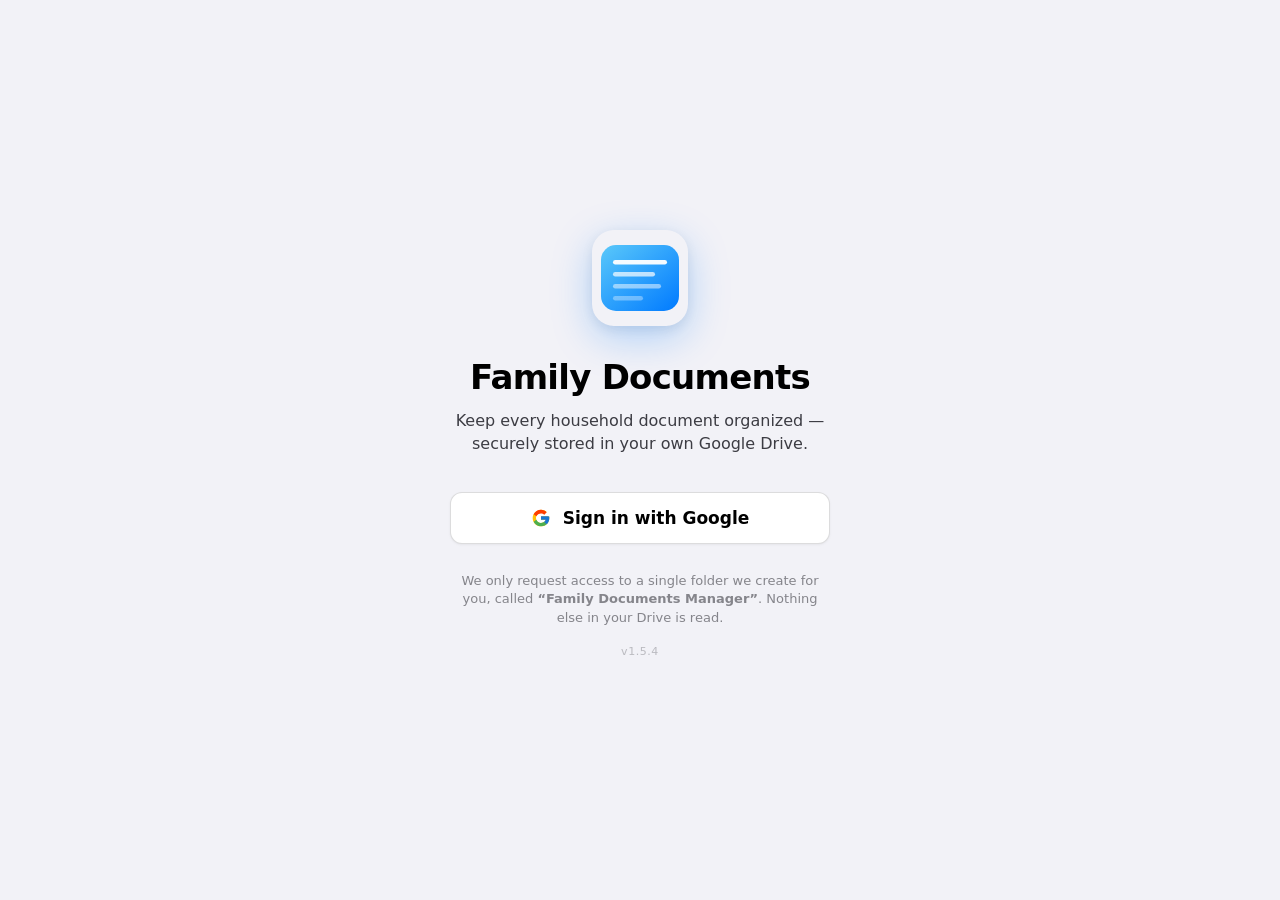
<file: index.html>
<!DOCTYPE html>
<html lang="en" class="login-active">
<head>
  <meta charset="UTF-8" />
  <meta name="viewport" content="width=device-width, initial-scale=1, maximum-scale=1.0, user-scalable=no, viewport-fit=cover" />
  <!-- theme-color sets the color iOS paints in the PWA's safe-area
       regions (status bar AND the area around the home indicator).
       MUST match the page background or you get a visible band of the
       wrong color in iOS standalone PWA mode. We use #f2f2f7 to match
       var(--bg) — the system grouped background used everywhere. -->
  <meta name="theme-color" content="#f2f2f7" media="(prefers-color-scheme: light)" />
  <meta name="theme-color" content="#000000" media="(prefers-color-scheme: dark)" />
  <meta name="description" content="A family document manager that stores PDFs and images in your Google Drive." />

  <!-- iOS / PWA meta -->
  <meta name="apple-mobile-web-app-capable" content="yes" />
  <meta name="mobile-web-app-capable" content="yes" />
  <meta name="apple-mobile-web-app-status-bar-style" content="black-translucent" />
  <meta name="apple-mobile-web-app-title" content="Family Docs" />
  <meta name="format-detection" content="telephone=no" />

  <link rel="manifest" href="manifest.json" />

  <!-- App icons -->
  <link rel="icon" type="image/png" sizes="192x192" href="icons/icon-192.png" />
  <link rel="icon" type="image/png" sizes="512x512" href="icons/icon-512.png" />
  <link rel="apple-touch-icon" href="icons/icon-192.png" />
  <link rel="apple-touch-icon" sizes="180x180" href="icons/icon-180.png" />

  <!-- iOS splash screens (basic — generated as a single fallback). -->
  <link rel="apple-touch-startup-image" href="icons/splash.png" />

  <title>Family Documents</title>
  <link rel="stylesheet" href="app.css" />
</head>
<body class="theme-system login-active">

  <!-- ============================================
       LOGIN SCREEN
       ============================================ -->
  <section id="screen-login" class="screen screen-login is-active">
    <div class="login-card">
      <div class="login-icon" aria-hidden="true">
        <svg viewBox="0 0 64 64" xmlns="http://www.w3.org/2000/svg">
          <defs>
            <linearGradient id="lg" x1="0" y1="0" x2="1" y2="1">
              <stop offset="0%" stop-color="#5AC8FA"/>
              <stop offset="100%" stop-color="#007AFF"/>
            </linearGradient>
          </defs>
          <rect x="6" y="10" width="52" height="44" rx="10" fill="url(#lg)"/>
          <rect x="14" y="20" width="36" height="3" rx="1.5" fill="#ffffff" opacity="0.95"/>
          <rect x="14" y="28" width="28" height="3" rx="1.5" fill="#ffffff" opacity="0.7"/>
          <rect x="14" y="36" width="32" height="3" rx="1.5" fill="#ffffff" opacity="0.5"/>
          <rect x="14" y="44" width="20" height="3" rx="1.5" fill="#ffffff" opacity="0.35"/>
        </svg>
      </div>
      <h1 class="login-title">Family Documents</h1>
      <p class="login-subtitle">Keep every household document organized — securely stored in your own Google Drive.</p>

      <button id="btn-google-signin" class="btn-google" type="button">
        <svg width="20" height="20" viewBox="0 0 48 48" aria-hidden="true">
          <path fill="#FFC107" d="M43.6 20.5H42V20H24v8h11.3c-1.6 4.7-6.1 8-11.3 8-6.6 0-12-5.4-12-12s5.4-12 12-12c3 0 5.8 1.1 7.9 3l5.7-5.7C34.5 6.1 29.5 4 24 4 12.9 4 4 12.9 4 24s8.9 20 20 20 20-8.9 20-20c0-1.3-.1-2.4-.4-3.5z"/>
          <path fill="#FF3D00" d="M6.3 14.7l6.6 4.8C14.6 16 19 13 24 13c3 0 5.8 1.1 7.9 3l5.7-5.7C34.5 6.1 29.5 4 24 4 16.3 4 9.6 8.3 6.3 14.7z"/>
          <path fill="#4CAF50" d="M24 44c5.4 0 10.3-2.1 14-5.4l-6.5-5.5C29.6 34.7 26.9 36 24 36c-5.2 0-9.6-3.3-11.2-7.9l-6.5 5C9.6 39.6 16.3 44 24 44z"/>
          <path fill="#1976D2" d="M43.6 20.5H42V20H24v8h11.3c-.8 2.2-2.2 4.1-4 5.6l6.5 5.5C41.2 36.5 44 30.8 44 24c0-1.3-.1-2.4-.4-3.5z"/>
        </svg>
        <span>Sign in with Google</span>
      </button>

      <button id="login-switch-account" class="login-switch" type="button" hidden>Use a different account</button>

      <p class="login-fineprint">We only request access to a single folder we create for you, called <strong>“Family Documents Manager”</strong>. Nothing else in your Drive is read.</p>

      <p class="login-version" id="login-version">v—</p>
    </div>
  </section>

  <!-- ============================================
       APP SHELL (dashboard / category / settings live inside)
       ============================================ -->
  <main id="app-shell" class="app-shell" hidden>

    <!-- Pull-to-refresh indicator -->
    <div id="ptr" class="ptr" aria-hidden="true">
      <div class="ptr-spinner"></div>
    </div>

    <!-- ============================================
         DASHBOARD
         ============================================ -->
    <section id="screen-dashboard" class="screen screen-dashboard is-active">
      <header class="ios-header">
        <div class="ios-header-row">
          <div class="ios-header-spacer"></div>
          <button id="btn-open-settings" class="icon-btn" type="button" aria-label="Settings">
            <svg viewBox="0 0 24 24" width="22" height="22" fill="none" stroke="currentColor" stroke-width="1.8" stroke-linecap="round" stroke-linejoin="round">
              <circle cx="12" cy="12" r="3"></circle>
              <path d="M19.4 15a1.65 1.65 0 0 0 .33 1.82l.06.06a2 2 0 1 1-2.83 2.83l-.06-.06a1.65 1.65 0 0 0-1.82-.33 1.65 1.65 0 0 0-1 1.51V21a2 2 0 0 1-4 0v-.09A1.65 1.65 0 0 0 9 19.4a1.65 1.65 0 0 0-1.82.33l-.06.06a2 2 0 1 1-2.83-2.83l.06-.06a1.65 1.65 0 0 0 .33-1.82 1.65 1.65 0 0 0-1.51-1H3a2 2 0 0 1 0-4h.09A1.65 1.65 0 0 0 4.6 9a1.65 1.65 0 0 0-.33-1.82l-.06-.06a2 2 0 1 1 2.83-2.83l.06.06a1.65 1.65 0 0 0 1.82.33H9a1.65 1.65 0 0 0 1-1.51V3a2 2 0 0 1 4 0v.09a1.65 1.65 0 0 0 1 1.51 1.65 1.65 0 0 0 1.82-.33l.06-.06a2 2 0 1 1 2.83 2.83l-.06.06a1.65 1.65 0 0 0-.33 1.82V9a1.65 1.65 0 0 0 1.51 1H21a2 2 0 0 1 0 4h-.09a1.65 1.65 0 0 0-1.51 1z"></path>
            </svg>
          </button>
        </div>
        <h1 class="ios-large-title">Documents</h1>
        <div class="ios-search-wrap">
          <div class="ios-search">
            <svg viewBox="0 0 24 24" width="16" height="16" aria-hidden="true">
              <path d="M21 21l-4.3-4.3M11 18a7 7 0 1 1 0-14 7 7 0 0 1 0 14z" fill="none" stroke="currentColor" stroke-width="2" stroke-linecap="round" stroke-linejoin="round"/>
            </svg>
            <input id="dashboard-search" type="search" placeholder="Search across all documents" autocomplete="off" />
          </div>
        </div>
      </header>

      <div class="content">
        <!-- Categories grid -->
        <div id="categories-grid" class="categories-grid"></div>

        <!-- Search results (hidden by default) -->
        <div id="dashboard-search-results" class="search-results" hidden></div>

        <button id="btn-add-category" class="add-category-btn" type="button">
          <span class="plus">+</span>
          <span>Add Category</span>
        </button>
      </div>
    </section>

    <!-- ============================================
         CATEGORY DETAIL
         ============================================ -->
    <section id="screen-category" class="screen screen-category">
      <header class="ios-header">
        <div class="ios-header-row">
          <button id="btn-back-from-category" class="back-btn" type="button">
            <svg viewBox="0 0 24 24" width="22" height="22" aria-hidden="true">
              <path d="M15 6l-6 6 6 6" fill="none" stroke="currentColor" stroke-width="2.2" stroke-linecap="round" stroke-linejoin="round"/>
            </svg>
            <span>Documents</span>
          </button>
          <div class="ios-header-spacer"></div>
          <button id="btn-category-menu" class="icon-btn" type="button" aria-label="Category options">
            <svg viewBox="0 0 24 24" width="22" height="22" aria-hidden="true">
              <circle cx="5" cy="12" r="1.6" fill="currentColor"/>
              <circle cx="12" cy="12" r="1.6" fill="currentColor"/>
              <circle cx="19" cy="12" r="1.6" fill="currentColor"/>
            </svg>
          </button>
        </div>
        <h1 id="category-title" class="ios-large-title">Category</h1>

        <!-- Filter chips -->
        <div class="filter-row">
          <div class="ios-search compact">
            <svg viewBox="0 0 24 24" width="16" height="16" aria-hidden="true">
              <path d="M21 21l-4.3-4.3M11 18a7 7 0 1 1 0-14 7 7 0 0 1 0 14z" fill="none" stroke="currentColor" stroke-width="2" stroke-linecap="round" stroke-linejoin="round"/>
            </svg>
            <input id="category-search" type="search" placeholder="Search" autocomplete="off" />
          </div>
        </div>
        <div class="chip-row" id="filter-chips">
          <button class="chip is-active" data-filter-type="all" type="button">All</button>
          <button class="chip" data-filter-type="pdf" type="button">PDF</button>
          <button class="chip" data-filter-type="image" type="button">Images</button>
          <button class="chip" data-filter-type="recent" type="button">Last 30 days</button>
        </div>
      </header>

      <div class="content">
        <div id="documents-list" class="documents-list"></div>
        <div id="documents-empty" class="empty-state" hidden>
          <div class="empty-icon">📄</div>
          <h3>No documents yet</h3>
          <p>Tap the upload button to add your first document.</p>
        </div>
      </div>

      <!-- Floating upload button -->
      <button id="btn-fab-upload" class="fab" type="button" aria-label="Upload document">
        <svg viewBox="0 0 24 24" width="24" height="24" aria-hidden="true">
          <path d="M12 5v14M5 12h14" fill="none" stroke="currentColor" stroke-width="2.4" stroke-linecap="round"/>
        </svg>
      </button>
    </section>

    <!-- ============================================
         SETTINGS
         ============================================ -->
    <section id="screen-settings" class="screen screen-settings">
      <header class="ios-header">
        <div class="ios-header-row">
          <button id="btn-back-from-settings" class="back-btn" type="button">
            <svg viewBox="0 0 24 24" width="22" height="22" aria-hidden="true">
              <path d="M15 6l-6 6 6 6" fill="none" stroke="currentColor" stroke-width="2.2" stroke-linecap="round" stroke-linejoin="round"/>
            </svg>
            <span>Documents</span>
          </button>
        </div>
        <h1 class="ios-large-title">Settings</h1>
      </header>

      <div class="content">
        <!-- Account -->
        <h2 class="group-label">Account</h2>
        <div class="ios-group">
          <div class="row">
            <div class="row-label">
              <div class="row-title" id="settings-user-email">—</div>
              <div class="row-sub">Connected to Google Drive</div>
            </div>
          </div>
          <div class="row row-action" id="row-signout">
            <div class="row-label">
              <div class="row-title danger">Sign out</div>
            </div>
            <div class="row-chevron">›</div>
          </div>
        </div>

        <!-- Appearance -->
        <h2 class="group-label">Appearance</h2>
        <div class="ios-group">
          <div class="row">
            <div class="row-label"><div class="row-title">Theme</div></div>
            <select id="theme-select" class="ios-select">
              <option value="system">System</option>
              <option value="light">Light</option>
              <option value="dark">Dark</option>
            </select>
          </div>
        </div>

        <!-- Categories -->
        <h2 class="group-label">Categories</h2>
        <div id="settings-categories" class="ios-group"></div>
        <button id="btn-add-category-settings" class="row-button">+ Add Category</button>

        <!-- About -->
        <h2 class="group-label">About</h2>
        <div class="ios-group">
          <div class="row">
            <div class="row-label">
              <div class="row-title">Version</div>
            </div>
            <div class="row-value">1.0.0</div>
          </div>
          <div class="row row-action" id="row-storage-info">
            <div class="row-label">
              <div class="row-title">View in Google Drive</div>
            </div>
            <div class="row-chevron">›</div>
          </div>
        </div>

        <p class="settings-foot">Your files live exclusively in your Google Drive folder<br/>“Family Documents Manager”.</p>
      </div>
    </section>

    <!-- ============================================
         BOTTOM NAVIGATION
         ============================================ -->
    <nav id="bottom-nav" class="bottom-nav">
      <button class="nav-btn is-active" data-target="dashboard" type="button">
        <svg viewBox="0 0 24 24" width="24" height="24" aria-hidden="true">
          <rect x="3" y="3" width="7" height="7" rx="2" fill="none" stroke="currentColor" stroke-width="1.6"/>
          <rect x="14" y="3" width="7" height="7" rx="2" fill="none" stroke="currentColor" stroke-width="1.6"/>
          <rect x="3" y="14" width="7" height="7" rx="2" fill="none" stroke="currentColor" stroke-width="1.6"/>
          <rect x="14" y="14" width="7" height="7" rx="2" fill="none" stroke="currentColor" stroke-width="1.6"/>
        </svg>
        <span>Documents</span>
      </button>
      <button class="nav-btn" data-target="search" type="button">
        <svg viewBox="0 0 24 24" width="24" height="24" aria-hidden="true">
          <path d="M21 21l-4.3-4.3M11 18a7 7 0 1 1 0-14 7 7 0 0 1 0 14z" fill="none" stroke="currentColor" stroke-width="1.8" stroke-linecap="round" stroke-linejoin="round"/>
        </svg>
        <span>Search</span>
      </button>
      <button class="nav-btn" data-target="settings" type="button">
        <svg viewBox="0 0 24 24" width="24" height="24" aria-hidden="true">
          <circle cx="12" cy="12" r="3" fill="none" stroke="currentColor" stroke-width="1.6"/>
          <path d="M19.4 15a1.65 1.65 0 0 0 .33 1.82l.06.06a2 2 0 1 1-2.83 2.83l-.06-.06a1.65 1.65 0 0 0-1.82-.33 1.65 1.65 0 0 0-1 1.51V21a2 2 0 0 1-4 0v-.09A1.65 1.65 0 0 0 9 19.4a1.65 1.65 0 0 0-1.82.33l-.06.06a2 2 0 1 1-2.83-2.83l.06-.06a1.65 1.65 0 0 0 .33-1.82 1.65 1.65 0 0 0-1.51-1H3a2 2 0 0 1 0-4h.09A1.65 1.65 0 0 0 4.6 9a1.65 1.65 0 0 0-.33-1.82l-.06-.06a2 2 0 1 1 2.83-2.83l.06.06a1.65 1.65 0 0 0 1.82.33H9a1.65 1.65 0 0 0 1-1.51V3a2 2 0 0 1 4 0v.09a1.65 1.65 0 0 0 1 1.51 1.65 1.65 0 0 0 1.82-.33l.06-.06a2 2 0 1 1 2.83 2.83l-.06.06a1.65 1.65 0 0 0-.33 1.82V9a1.65 1.65 0 0 0 1.51 1H21a2 2 0 0 1 0 4h-.09a1.65 1.65 0 0 0-1.51 1z" fill="none" stroke="currentColor" stroke-width="1.6" stroke-linejoin="round"/>
        </svg>
        <span>Settings</span>
      </button>
    </nav>
  </main>

  <!-- ============================================
       UPLOAD BOTTOM SHEET
       ============================================ -->
  <div id="upload-sheet" class="sheet" hidden>
    <div class="sheet-backdrop" data-close="upload-sheet"></div>
    <div class="sheet-panel">
      <div class="sheet-handle"></div>
      <h3 class="sheet-title">Add Document</h3>
      <p class="sheet-sub" id="upload-sheet-sub">Upload a PDF or photo to this category.</p>

      <button id="btn-upload-file" class="sheet-action" type="button">
        <span class="sheet-icon">📤</span>
        <div class="sheet-action-text">
          <strong>Upload from device</strong>
          <small>PDF, JPG or PNG up to 25MB</small>
        </div>
      </button>

      <button id="btn-pick-from-drive" class="sheet-action" type="button">
        <span class="sheet-icon">☁️</span>
        <div class="sheet-action-text">
          <strong>Pick from Google Drive</strong>
          <small>Choose an existing file</small>
        </div>
      </button>

      <button id="btn-take-photo" class="sheet-action" type="button">
        <span class="sheet-icon">📷</span>
        <div class="sheet-action-text">
          <strong>Take photo</strong>
          <small>Use your camera</small>
        </div>
      </button>

      <button id="btn-new-folder" class="sheet-action" type="button">
        <span class="sheet-icon">📁</span>
        <div class="sheet-action-text">
          <strong>New subfolder</strong>
          <small>Create a folder inside this one</small>
        </div>
      </button>

      <button class="sheet-cancel" data-close="upload-sheet" type="button">Cancel</button>

      <input id="file-input" type="file" accept="application/pdf,image/jpeg,image/png" hidden />
      <input id="camera-input" type="file" accept="image/*" capture="environment" hidden />
    </div>
  </div>

  <!-- ============================================
       ADD / RENAME CATEGORY SHEET
       ============================================ -->
  <div id="category-sheet" class="sheet" hidden>
    <div class="sheet-backdrop" data-close="category-sheet"></div>
    <div class="sheet-panel">
      <div class="sheet-handle"></div>
      <h3 class="sheet-title" id="category-sheet-title">New Category</h3>

      <label class="sheet-label">Name</label>
      <input id="category-name-input" class="sheet-input" type="text" placeholder="e.g. Travel Documents" maxlength="40" />

      <label class="sheet-label">Icon</label>
      <div id="category-icon-picker" class="icon-picker"></div>

      <label class="sheet-label">Color</label>
      <div id="category-color-picker" class="color-picker"></div>

      <div class="sheet-buttons">
        <button class="sheet-cancel" data-close="category-sheet" type="button">Cancel</button>
        <button id="btn-save-category" class="sheet-primary" type="button">Save</button>
      </div>
    </div>
  </div>

  <!-- ============================================
       CATEGORY ACTION SHEET (rename / delete)
       ============================================ -->
  <div id="category-actions-sheet" class="sheet" hidden>
    <div class="sheet-backdrop" data-close="category-actions-sheet"></div>
    <div class="sheet-panel sheet-panel-actions">
      <div class="sheet-handle"></div>
      <button id="btn-rename-category" class="sheet-action-row" type="button">Rename Category</button>
      <button id="btn-delete-category" class="sheet-action-row danger" type="button">Delete Category</button>
      <button class="sheet-cancel" data-close="category-actions-sheet" type="button">Cancel</button>
    </div>
  </div>

  <!-- ============================================
       DOCUMENT VIEWER MODAL (full-screen)
       ============================================ -->
  <div id="viewer-modal" class="viewer" hidden>
    <header class="viewer-header">
      <button id="btn-close-viewer" class="viewer-btn" type="button" aria-label="Close">
        <svg viewBox="0 0 24 24" width="22" height="22" aria-hidden="true">
          <path d="M6 6l12 12M18 6L6 18" fill="none" stroke="currentColor" stroke-width="2" stroke-linecap="round"/>
        </svg>
      </button>
      <div id="viewer-title" class="viewer-title">Document</div>
      <div class="viewer-actions">
        <button id="btn-download" class="viewer-btn" type="button" aria-label="Download">
          <svg viewBox="0 0 24 24" width="22" height="22" aria-hidden="true">
            <path d="M12 4v12m0 0l-4-4m4 4l4-4M4 20h16" fill="none" stroke="currentColor" stroke-width="2" stroke-linecap="round" stroke-linejoin="round"/>
          </svg>
        </button>
        <button id="btn-delete-doc" class="viewer-btn" type="button" aria-label="Delete">
          <svg viewBox="0 0 24 24" width="22" height="22" aria-hidden="true">
            <path d="M3 6h18M8 6V4a2 2 0 0 1 2-2h4a2 2 0 0 1 2 2v2m2 0v14a2 2 0 0 1-2 2H8a2 2 0 0 1-2-2V6h12z" fill="none" stroke="currentColor" stroke-width="1.8" stroke-linecap="round" stroke-linejoin="round"/>
          </svg>
        </button>
      </div>
    </header>
    <div id="viewer-body" class="viewer-body"></div>
  </div>

  <!-- ============================================
       TOAST CONTAINER
       ============================================ -->
  <div id="toast-container" class="toast-container" aria-live="polite"></div>

  <!-- ============================================
       LOADING / UPLOAD PROGRESS OVERLAY
       ============================================ -->
  <div id="loader" class="loader" hidden>
    <div class="loader-card">
      <div class="loader-spinner"></div>
      <div id="loader-text" class="loader-text">Loading…</div>
    </div>
  </div>

  <!-- Google Identity & API libraries -->
  <script src="https://accounts.google.com/gsi/client" async defer></script>
  <script src="https://apis.google.com/js/api.js" async defer></script>

  <!-- Optional: per-machine config that overrides placeholder credentials
       in app.js. Add this file to .gitignore to keep your API keys out
       of source control. The 404 if the file doesn't exist is harmless. -->
  <script src="config.local.js" defer onerror="this.remove()"></script>

  <!-- Eruda: in-page DevTools for mobile debugging. Activated by:
         (a) ?eruda=1 in the URL, or
         (b) localStorage.fdm_debug = "1" being set
       When active, a small floating button appears in the corner.
       Tap it to open Console / Elements / Network just like F12. -->
  <script>
    (function () {
      var url = new URL(location.href);
      var enable = url.searchParams.get('eruda') === '1' ||
                   localStorage.getItem('fdm_debug') === '1';
      if (url.searchParams.get('eruda') === '1') {
        localStorage.setItem('fdm_debug', '1'); // remember across reloads
      }
      if (url.searchParams.get('eruda') === '0') {
        localStorage.removeItem('fdm_debug');
        return;
      }
      if (!enable) return;
      var s = document.createElement('script');
      s.src = '//cdn.jsdelivr.net/npm/eruda';
      s.onload = function () { window.eruda && eruda.init(); };
      document.head.appendChild(s);
    })();
  </script>

  <!-- App -->
  <script src="app.js" defer></script>
</body>
</html>
</file>
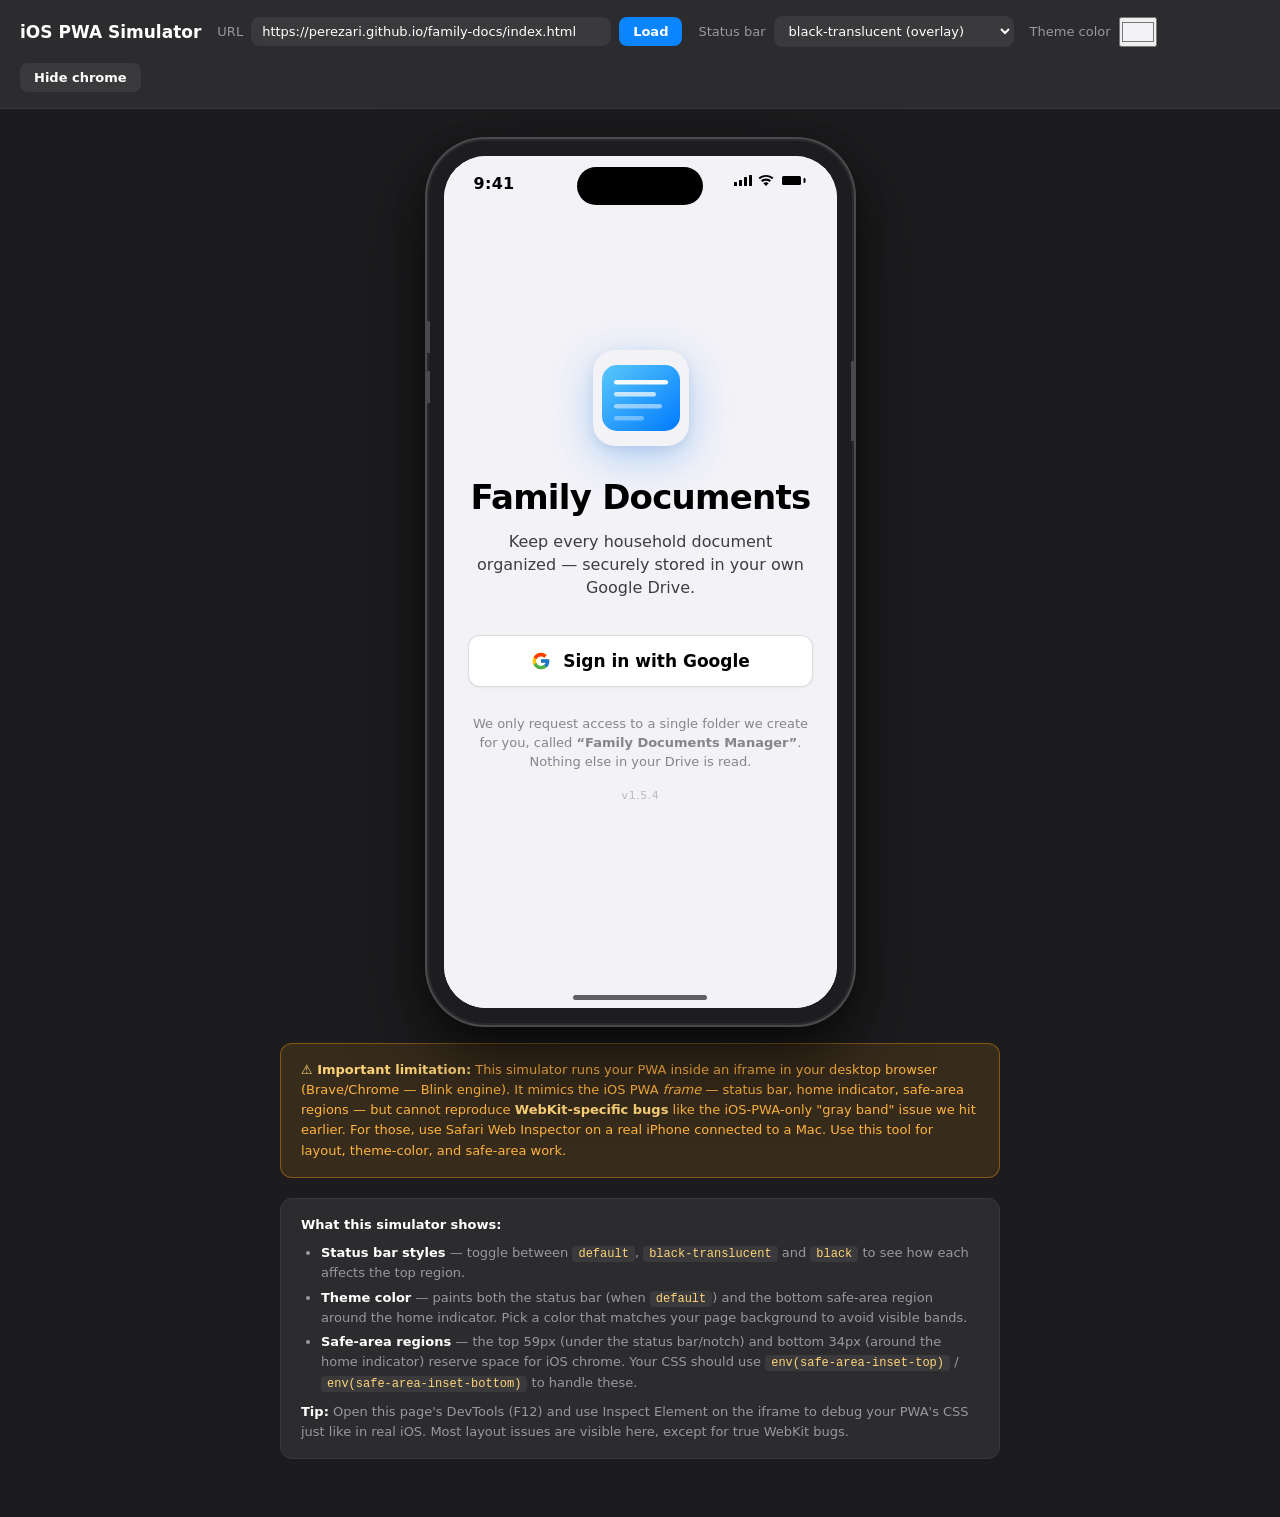
<file: ios-pwa-simulator.html>
<!DOCTYPE html>
<html lang="en">
<head>
<meta charset="UTF-8" />
<meta name="viewport" content="width=device-width, initial-scale=1.0" />
<title>iOS PWA Simulator</title>
<style>
  :root {
    --bg: #1c1c1e;
    --panel: #2c2c2e;
    --panel-2: #3a3a3c;
    --text: #ffffff;
    --text-2: #98989e;
    --accent: #0a84ff;
    --separator: #38383a;
  }
  * { box-sizing: border-box; }
  html, body {
    margin: 0;
    padding: 0;
    background: var(--bg);
    color: var(--text);
    font-family: -apple-system, BlinkMacSystemFont, "SF Pro Text", "Helvetica Neue", system-ui, sans-serif;
    min-height: 100vh;
    -webkit-font-smoothing: antialiased;
  }

  /* ─── Top toolbar ─── */
  .toolbar {
    background: var(--panel);
    padding: 16px 20px;
    border-bottom: 1px solid var(--separator);
    display: flex;
    flex-wrap: wrap;
    gap: 16px;
    align-items: center;
  }
  .toolbar h1 {
    margin: 0;
    font-size: 17px;
    font-weight: 600;
    flex-shrink: 0;
  }
  .toolbar .group {
    display: flex;
    align-items: center;
    gap: 8px;
    flex-shrink: 0;
  }
  .toolbar label {
    font-size: 13px;
    color: var(--text-2);
  }
  .toolbar input[type="text"], .toolbar select {
    background: var(--panel-2);
    color: var(--text);
    border: 1px solid var(--separator);
    border-radius: 8px;
    padding: 6px 10px;
    font-size: 13px;
    font-family: inherit;
    min-width: 240px;
  }
  .toolbar input[type="text"] { min-width: 360px; flex: 1; }
  .toolbar button {
    background: var(--accent);
    color: white;
    border: 0;
    border-radius: 8px;
    padding: 7px 14px;
    font-size: 13px;
    font-weight: 600;
    cursor: pointer;
    font-family: inherit;
  }
  .toolbar button.secondary {
    background: var(--panel-2);
    color: var(--text);
  }
  .toolbar button:active { opacity: 0.7; }

  /* ─── Stage / device frame ─── */
  .stage {
    padding: 32px 20px 60px;
    display: flex;
    flex-direction: column;
    align-items: center;
    gap: 20px;
  }

  .device {
    /* iPhone 14 Pro physical dimensions (CSS pixels):
       Viewport: 393 × 852, with 47px notch + 34px home indicator. */
    position: relative;
    width: 423px;            /* device width incl bezel */
    height: 882px;           /* device height incl bezel */
    background: #1d1d1f;
    border-radius: 56px;
    box-shadow:
      0 0 0 2px #2a2a2c,
      0 0 0 4px #4a4a4c,
      0 30px 80px rgba(0,0,0,0.6),
      0 12px 30px rgba(0,0,0,0.4);
    padding: 15px;
  }
  /* Side buttons */
  .device::before {
    content: '';
    position: absolute;
    left: -3px;
    top: 180px;
    width: 4px;
    height: 32px;
    background: #4a4a4c;
    border-radius: 2px 0 0 2px;
    box-shadow:
      0 50px 0 #4a4a4c,
      0 50px 0 0 #4a4a4c,
      0 90px 0 -7px transparent;
  }
  .device::after {
    content: '';
    position: absolute;
    right: -3px;
    top: 220px;
    width: 4px;
    height: 80px;
    background: #4a4a4c;
    border-radius: 0 2px 2px 0;
  }

  .screen {
    position: relative;
    width: 393px;
    height: 852px;
    background: #000;
    border-radius: 42px;
    overflow: hidden;
  }

  /* Dynamic island (47×38 at top) */
  .dynamic-island {
    position: absolute;
    top: 11px;
    left: 50%;
    transform: translateX(-50%);
    width: 126px;
    height: 38px;
    background: #000;
    border-radius: 19px;
    z-index: 100;
    pointer-events: none;
  }

  /* Status bar — iOS chrome that overlays the page in PWA mode */
  .status-bar {
    position: absolute;
    top: 0;
    left: 0;
    right: 0;
    height: 59px;          /* iPhone 14 Pro safe-area-inset-top */
    z-index: 99;
    pointer-events: none;
    padding: 0 30px;
    display: flex;
    align-items: flex-start;
    justify-content: space-between;
    padding-top: 18px;
    transition: background 0.2s ease;
  }
  .status-bar .time {
    font-size: 16px;
    font-weight: 600;
    color: #fff;
    letter-spacing: 0.02em;
    transition: color 0.2s ease;
  }
  .status-bar .icons {
    display: flex;
    gap: 6px;
    align-items: center;
  }
  .status-bar svg { fill: #fff; transition: fill 0.2s ease; }

  /* Status bar styles (controlled by toolbar) */
  .status-bar.style-default {
    background: rgba(255, 255, 255, 0.95);
    backdrop-filter: blur(20px);
  }
  .status-bar.style-default .time { color: #000; }
  .status-bar.style-default svg { fill: #000; }
  .status-bar.style-default ~ .iframe-wrap { top: 59px; }

  .status-bar.style-translucent { background: transparent; }
  .status-bar.style-translucent .time { color: #000; }
  .status-bar.style-translucent svg { fill: #000; }

  .status-bar.style-translucent.dark .time { color: #fff; }
  .status-bar.style-translucent.dark svg { fill: #fff; }

  /* Home indicator at bottom (34px safe-area) */
  .home-indicator {
    position: absolute;
    bottom: 8px;
    left: 50%;
    transform: translateX(-50%);
    width: 134px;
    height: 5px;
    background: rgba(0, 0, 0, 0.6);
    border-radius: 3px;
    z-index: 99;
    pointer-events: none;
  }
  .home-indicator.light { background: rgba(255, 255, 255, 0.7); }

  /* The "safe area bottom" where iOS paints theme-color in standalone */
  .safe-bottom {
    position: absolute;
    bottom: 0;
    left: 0;
    right: 0;
    height: 34px;
    z-index: 98;
    pointer-events: none;
    transition: background 0.2s ease;
  }

  /* The iframe that hosts the PWA itself */
  .iframe-wrap {
    position: absolute;
    top: 0;
    left: 0;
    right: 0;
    bottom: 0;
    overflow: hidden;
  }
  .iframe-wrap iframe {
    width: 100%;
    height: 100%;
    border: 0;
    display: block;
    background: white;
  }

  /* ─── Info / disclaimer ─── */
  .info {
    max-width: 720px;
    background: var(--panel);
    border: 1px solid var(--separator);
    border-radius: 12px;
    padding: 16px 20px;
    font-size: 13px;
    line-height: 1.55;
    color: var(--text-2);
  }
  .info strong { color: var(--text); }
  .info code {
    background: var(--panel-2);
    padding: 1px 6px;
    border-radius: 4px;
    font-family: ui-monospace, SF Mono, Menlo, monospace;
    color: #ffd479;
    font-size: 12px;
  }
  .info ul { margin: 8px 0; padding-left: 20px; }
  .info li { margin-bottom: 4px; }
  .warning {
    background: rgba(255, 159, 10, 0.12);
    border-color: rgba(255, 159, 10, 0.4);
    color: #ffb340;
  }
  .warning strong { color: #ffd479; }
</style>
</head>
<body>

<header class="toolbar">
  <h1>iOS PWA Simulator</h1>
  <div class="group">
    <label>URL</label>
    <input type="text" id="url-input" placeholder="https://perezari.github.io/family-docs/index.html"
           value="https://perezari.github.io/family-docs/index.html" />
    <button id="btn-load">Load</button>
  </div>
  <div class="group">
    <label>Status bar</label>
    <select id="status-style">
      <option value="default">default (white)</option>
      <option value="translucent" selected>black-translucent (overlay)</option>
      <option value="black">black</option>
    </select>
  </div>
  <div class="group">
    <label>Theme color</label>
    <input type="color" id="theme-color" value="#f2f2f7" style="min-width:auto;padding:0;width:38px;height:30px;cursor:pointer" />
  </div>
  <div class="group">
    <button class="secondary" id="btn-toggle-chrome">Hide chrome</button>
  </div>
</header>

<div class="stage">
  <div class="device">
    <div class="screen" id="screen">
      <div class="dynamic-island"></div>
      <div class="status-bar style-translucent" id="status-bar">
        <div class="time">9:41</div>
        <div class="icons">
          <!-- Signal -->
          <svg width="18" height="11" viewBox="0 0 18 11"><rect x="0" y="7" width="3" height="4" rx="0.5"/><rect x="5" y="5" width="3" height="6" rx="0.5"/><rect x="10" y="2" width="3" height="9" rx="0.5"/><rect x="15" y="0" width="3" height="11" rx="0.5"/></svg>
          <!-- Wifi -->
          <svg width="16" height="11" viewBox="0 0 16 11"><path d="M8 0C5.2 0 2.6 1 0.6 2.7l1.3 1.5C3.5 2.7 5.7 1.8 8 1.8s4.5 0.9 6.1 2.4l1.3-1.5C13.4 1 10.8 0 8 0zM8 3.6c-1.9 0-3.6 0.7-5 1.8l1.4 1.6C5.5 6.2 6.7 5.7 8 5.7s2.5 0.5 3.6 1.3l1.4-1.6c-1.4-1.1-3.1-1.8-5-1.8zM8 7.3c-1 0-2 0.4-2.7 1L8 11l2.7-2.7c-0.7-0.6-1.7-1-2.7-1z"/></svg>
          <!-- Battery -->
          <svg width="27" height="13" viewBox="0 0 27 13"><rect x="0.5" y="0.5" width="22" height="12" rx="3" fill="none" stroke-width="1" stroke="currentColor" style="stroke:inherit;fill:none;opacity:0.4"/><rect x="2" y="2" width="19" height="9" rx="1.5"/><rect x="23.5" y="4" width="2" height="5" rx="1"/></svg>
        </div>
      </div>
      <div class="iframe-wrap" id="iframe-wrap">
        <iframe id="iframe" src="about:blank"></iframe>
      </div>
      <div class="safe-bottom" id="safe-bottom"></div>
      <div class="home-indicator light" id="home-indicator"></div>
    </div>
  </div>

  <div class="info warning">
    <strong>⚠️ Important limitation:</strong> This simulator runs your PWA inside an iframe in your desktop browser (Brave/Chrome — Blink engine). It mimics the iOS PWA <em>frame</em> — status bar, home indicator, safe-area regions — but cannot reproduce <strong>WebKit-specific bugs</strong> like the iOS-PWA-only "gray band" issue we hit earlier. For those, use Safari Web Inspector on a real iPhone connected to a Mac. Use this tool for layout, theme-color, and safe-area work.
  </div>

  <div class="info">
    <strong>What this simulator shows:</strong>
    <ul>
      <li><strong>Status bar styles</strong> — toggle between <code>default</code>, <code>black-translucent</code> and <code>black</code> to see how each affects the top region.</li>
      <li><strong>Theme color</strong> — paints both the status bar (when <code>default</code>) and the bottom safe-area region around the home indicator. Pick a color that matches your page background to avoid visible bands.</li>
      <li><strong>Safe-area regions</strong> — the top 59px (under the status bar/notch) and bottom 34px (around the home indicator) reserve space for iOS chrome. Your CSS should use <code>env(safe-area-inset-top)</code> / <code>env(safe-area-inset-bottom)</code> to handle these.</li>
    </ul>
    <strong>Tip:</strong> Open this page's DevTools (F12) and use Inspect Element on the iframe to debug your PWA's CSS just like in real iOS. Most layout issues are visible here, except for true WebKit bugs.
  </div>
</div>

<script>
  const $ = (id) => document.getElementById(id);
  const iframe = $('iframe');
  const urlInput = $('url-input');
  const statusBar = $('status-bar');
  const safeBottom = $('safe-bottom');
  const themeColorInput = $('theme-color');
  const homeIndicator = $('home-indicator');

  function loadUrl() {
    let url = urlInput.value.trim();
    if (!url) return;
    if (!/^https?:/.test(url)) url = 'https://' + url;
    iframe.src = url;
  }

  $('btn-load').addEventListener('click', loadUrl);
  urlInput.addEventListener('keydown', (e) => { if (e.key === 'Enter') loadUrl(); });

  function applyStatusStyle() {
    const style = $('status-style').value;
    statusBar.classList.remove('style-default', 'style-translucent', 'style-black', 'dark');
    if (style === 'default') {
      statusBar.classList.add('style-default');
    } else if (style === 'translucent') {
      statusBar.classList.add('style-translucent');
    } else {
      statusBar.classList.add('style-translucent', 'dark');
      statusBar.style.background = '#000';
    }
    if (style !== 'black') statusBar.style.background = '';
  }
  $('status-style').addEventListener('change', applyStatusStyle);

  function applyThemeColor() {
    const c = themeColorInput.value;
    safeBottom.style.background = c;
    // When status-bar is "default" mode, it's painted with theme color too
    if ($('status-style').value === 'default') {
      statusBar.style.background = c;
    }
    // Auto-pick light/dark home indicator based on color luminance
    const m = /^#([0-9a-f]{6})$/i.exec(c);
    if (m) {
      const r = parseInt(m[1].slice(0,2), 16);
      const g = parseInt(m[1].slice(2,4), 16);
      const b = parseInt(m[1].slice(4,6), 16);
      const lum = (0.299*r + 0.587*g + 0.114*b) / 255;
      homeIndicator.classList.toggle('light', lum < 0.5);
    }
  }
  themeColorInput.addEventListener('input', applyThemeColor);

  let chromeHidden = false;
  $('btn-toggle-chrome').addEventListener('click', () => {
    chromeHidden = !chromeHidden;
    statusBar.style.display = chromeHidden ? 'none' : '';
    safeBottom.style.display = chromeHidden ? 'none' : '';
    homeIndicator.style.display = chromeHidden ? 'none' : '';
    document.getElementById('btn-toggle-chrome').textContent =
      chromeHidden ? 'Show chrome' : 'Hide chrome';
  });

  // Try to read theme-color from the loaded page and apply it automatically
  iframe.addEventListener('load', () => {
    try {
      const doc = iframe.contentDocument;
      if (!doc) return;
      const meta = doc.querySelector('meta[name="theme-color"]');
      if (meta && meta.content) {
        themeColorInput.value = meta.content;
        applyThemeColor();
      }
    } catch (e) {
      // Cross-origin — can't read. Not an error.
    }
  });

  // Initial render
  applyStatusStyle();
  applyThemeColor();
  loadUrl();
</script>
</body>
</html>
</file>
<file: app.css>
/* ============================================================
   FAMILY DOCUMENTS — iOS 17 Design System
   ============================================================ */

/* ---- Reset ------------------------------------------------- */
*, *::before, *::after { box-sizing: border-box; }

/* The browser's default [hidden] { display: none } has specificity 0,1,0 and
   gets overridden by component rules like .viewer { display: flex }. Force it
   to win so HTML's hidden attribute hides elements regardless of their
   layout-display value. */
[hidden] { display: none !important; }

/* When the login screen is active, paint a subtle gray-blue tint on
   html + body. The gray base matches var(--bg) (and theme-color), so
   iOS PWA's safe-area regions blend in seamlessly with the page. */
html.login-active,
body.login-active {
  background-color: var(--bg);
  background-image:
    radial-gradient(120% 80% at 80% 0%, rgba(90, 200, 250, 0.10), transparent 60%),
    radial-gradient(100% 70% at 0% 100%, rgba(0, 122, 255, 0.10), transparent 55%);
}

/* Defensive layer: a fixed full-screen pseudo-element painted *behind*
   all content. Guarantees the background is visible edge-to-edge on
   every browser, every PWA mode. */
body.login-active::before {
  content: '';
  position: fixed;
  top: 0; left: 0; right: 0; bottom: 0;
  width: 100vw;
  height: 100vh;
  height: 100dvh;
  z-index: -1;
  pointer-events: none;
  background-color: var(--bg);
  background-image:
    radial-gradient(120% 80% at 80% 0%, rgba(90, 200, 250, 0.10), transparent 60%),
    radial-gradient(100% 70% at 0% 100%, rgba(0, 122, 255, 0.10), transparent 55%);
}

html, body {
  margin: 0;
  padding: 0;
  height: 100%;
  -webkit-font-smoothing: antialiased;
  -moz-osx-font-smoothing: grayscale;
  -webkit-tap-highlight-color: transparent;
  text-rendering: optimizeLegibility;
}
/* Make html itself opaque with our base color so iOS PWA's safe-area
   region (home bar) blends in seamlessly. */
html { background-color: var(--bg); }
html.login-active { background-color: var(--bg); }
body {
  font-family: -apple-system, BlinkMacSystemFont, "SF Pro Text", "SF Pro Display",
               "Helvetica Neue", "Segoe UI", system-ui, sans-serif;
  font-size: 17px;
  line-height: 1.4;
  background-color: var(--bg);
  color: var(--text);
  overflow: hidden;
  overscroll-behavior-y: none;
  /* Use 100dvh so the viewport always fills the actual visible area on
     iOS (handles the home-bar / dynamic toolbar correctly). */
  min-height: 100dvh;
  height: 100dvh;
}
body.login-active { background-color: var(--bg); }
button { font-family: inherit; }
input, select, textarea { font-family: inherit; font-size: inherit; }
input[type="search"]::-webkit-search-cancel-button { -webkit-appearance: none; }

/* ---- iOS color system (CSS variables) ---------------------- */
:root, body.theme-light {
  /* Core grays (iOS system) */
  --bg: #f2f2f7;                  /* systemGroupedBackground */
  --bg-elevated: #ffffff;         /* secondarySystemGroupedBackground */
  --bg-card: #ffffff;
  --bg-blur: rgba(242, 242, 247, 0.78);
  --bg-blur-strong: rgba(255, 255, 255, 0.82);

  --text: #000000;
  --text-secondary: #3c3c43;
  --text-tertiary: rgba(60, 60, 67, 0.6);
  --text-quaternary: rgba(60, 60, 67, 0.3);

  --separator: rgba(60, 60, 67, 0.18);
  --separator-opaque: #c6c6c8;

  /* iOS system colors */
  --blue: #007aff;
  --blue-soft: rgba(0, 122, 255, 0.12);
  --green: #34c759;
  --indigo: #5856d6;
  --orange: #ff9500;
  --pink: #ff2d55;
  --purple: #af52de;
  --red: #ff3b30;
  --teal: #5ac8fa;
  --yellow: #ffcc00;
  --mint: #00c7be;
  --cyan: #32ade6;

  /* Component tokens */
  --fill-primary: rgba(120, 120, 128, 0.20);
  --fill-secondary: rgba(120, 120, 128, 0.16);
  --fill-tertiary: rgba(118, 118, 128, 0.12);
  --fill-quaternary: rgba(116, 116, 128, 0.08);

  --shadow-card: 0 1px 3px rgba(0, 0, 0, 0.04), 0 1px 2px rgba(0, 0, 0, 0.02);
  --shadow-fab: 0 6px 18px rgba(0, 122, 255, 0.32), 0 2px 6px rgba(0, 0, 0, 0.12);

  --radius-card: 14px;
  --radius-button: 12px;
  --radius-large: 22px;
}

/* Dark mode colors */
body.theme-dark {
  --bg: #000000;
  --bg-elevated: #1c1c1e;
  --bg-card: #1c1c1e;
  --bg-blur: rgba(28, 28, 30, 0.72);
  --bg-blur-strong: rgba(28, 28, 30, 0.86);

  --text: #ffffff;
  --text-secondary: rgba(235, 235, 245, 0.88);
  --text-tertiary: rgba(235, 235, 245, 0.6);
  --text-quaternary: rgba(235, 235, 245, 0.3);

  --separator: rgba(84, 84, 88, 0.55);
  --separator-opaque: #38383a;

  --fill-primary: rgba(120, 120, 128, 0.36);
  --fill-secondary: rgba(120, 120, 128, 0.32);
  --fill-tertiary: rgba(118, 118, 128, 0.24);
  --fill-quaternary: rgba(118, 118, 128, 0.18);

  --shadow-card: 0 1px 2px rgba(0, 0, 0, 0.4);
  --shadow-fab: 0 6px 18px rgba(0, 122, 255, 0.4), 0 2px 6px rgba(0, 0, 0, 0.4);
}

/* System theme follows OS preference */
@media (prefers-color-scheme: dark) {
  body.theme-system {
    --bg: #000000;
    --bg-elevated: #1c1c1e;
    --bg-card: #1c1c1e;
    --bg-blur: rgba(28, 28, 30, 0.72);
    --bg-blur-strong: rgba(28, 28, 30, 0.86);
    --text: #ffffff;
    --text-secondary: rgba(235, 235, 245, 0.88);
    --text-tertiary: rgba(235, 235, 245, 0.6);
    --text-quaternary: rgba(235, 235, 245, 0.3);
    --separator: rgba(84, 84, 88, 0.55);
    --separator-opaque: #38383a;
    --fill-primary: rgba(120, 120, 128, 0.36);
    --fill-secondary: rgba(120, 120, 128, 0.32);
    --fill-tertiary: rgba(118, 118, 128, 0.24);
    --fill-quaternary: rgba(118, 118, 128, 0.18);
    --shadow-card: 0 1px 2px rgba(0, 0, 0, 0.4);
  }
}

/* ============================================================
   BASE LAYOUT
   ============================================================ */
.app-shell {
  position: fixed;
  inset: 0;
  display: flex;
  flex-direction: column;
}

.screen {
  position: absolute;
  inset: 0;
  display: none;
  flex-direction: column;
  background: var(--bg);
  /* Spring-style transition for screen swap */
  transition: transform 0.32s cubic-bezier(0.32, 0.72, 0, 1),
              opacity 0.24s ease;
}
.screen.is-active {
  display: flex;
  z-index: 2;
}
.screen.is-leaving {
  display: flex;
  z-index: 1;
  transform: translateX(-30%);
  opacity: 0.6;
}
.screen.is-entering {
  transform: translateX(100%);
}

/* ============================================================
   LOGIN SCREEN
   ============================================================ */
.screen-login {
  /* Background is painted by body.login-active::before (fixed full-screen
     layer). Keep this transparent so we don't double-up. */
  align-items: center;
  justify-content: center;
  padding: max(env(safe-area-inset-top), 24px) 24px max(env(safe-area-inset-bottom), 24px);
  min-height: 100dvh;
}
.login-card {
  max-width: 380px;
  width: 100%;
  text-align: center;
  animation: fadeUp 0.5s cubic-bezier(0.16, 1, 0.3, 1);
}
.login-icon {
  width: 96px;
  height: 96px;
  margin: 0 auto 28px;
  border-radius: 22px;
  overflow: hidden;
  box-shadow: 0 12px 40px rgba(0, 122, 255, 0.28),
              0 4px 12px rgba(0, 0, 0, 0.08);
}
.login-icon svg { display: block; width: 100%; height: 100%; }

.login-title {
  font-size: 34px;
  font-weight: 700;
  letter-spacing: -0.022em;
  margin: 0 0 8px;
}
.login-subtitle {
  margin: 0 0 36px;
  color: var(--text-secondary);
  font-size: 16px;
  line-height: 1.45;
}
.login-switch {
  margin-top: 16px;
  background: transparent;
  border: 0;
  color: var(--blue);
  font-size: 14px;
  font-weight: 500;
  cursor: pointer;
  padding: 8px 12px;
  border-radius: 8px;
  transition: background 0.15s ease;
}
.login-switch:hover { background: var(--fill-tertiary); }
.login-switch:active { transform: scale(0.97); }
.btn-google {
  width: 100%;
  display: flex;
  align-items: center;
  justify-content: center;
  gap: 12px;
  padding: 15px 18px;
  background: var(--bg-elevated);
  color: var(--text);
  border: 1px solid var(--separator);
  border-radius: var(--radius-button);
  font-size: 17px;
  font-weight: 600;
  cursor: pointer;
  transition: transform 0.15s ease, opacity 0.15s ease;
  box-shadow: var(--shadow-card);
}
.btn-google:active { transform: scale(0.97); opacity: 0.85; }
.login-fineprint {
  margin-top: 28px;
  font-size: 13px;
  color: var(--text-tertiary);
  line-height: 1.45;
}
.login-version {
  margin-top: 16px;
  font-size: 11px;
  color: var(--text-tertiary);
  opacity: 0.5;
  letter-spacing: 0.05em;
  font-variant-numeric: tabular-nums;
}

/* ============================================================
   iOS LARGE TITLE HEADER
   ============================================================ */
.ios-header {
  flex-shrink: 0;
  padding-top: max(env(safe-area-inset-top), 12px);
  padding-left: 16px;
  padding-right: 16px;
  background: var(--bg);
  position: relative;
  z-index: 5;
}
.ios-header-row {
  display: flex;
  align-items: center;
  height: 44px;
  gap: 8px;
}
.ios-header-spacer { flex: 1; }
.ios-large-title {
  font-size: 34px;
  font-weight: 700;
  letter-spacing: -0.022em;
  margin: 4px 0 12px;
  line-height: 1.1;
}
.icon-btn {
  width: 36px;
  height: 36px;
  display: inline-flex;
  align-items: center;
  justify-content: center;
  background: transparent;
  border: 0;
  color: var(--blue);
  cursor: pointer;
  border-radius: 10px;
  transition: background 0.15s ease, transform 0.1s ease;
}
.icon-btn:active { background: var(--fill-tertiary); transform: scale(0.92); }
.back-btn {
  display: inline-flex;
  align-items: center;
  gap: 2px;
  background: transparent;
  border: 0;
  color: var(--blue);
  font-size: 17px;
  font-weight: 400;
  padding: 6px 6px 6px 0;
  cursor: pointer;
  margin-left: -6px;
  transition: opacity 0.15s ease;
}
.back-btn:active { opacity: 0.55; }
.back-btn svg { color: var(--blue); }

/* ============================================================
   iOS SEARCH BAR
   ============================================================ */
.ios-search-wrap { padding-bottom: 12px; }
.ios-search {
  display: flex;
  align-items: center;
  gap: 8px;
  background: var(--fill-tertiary);
  border-radius: 10px;
  padding: 8px 12px;
  color: var(--text-tertiary);
}
.ios-search.compact { margin-bottom: 10px; }
.ios-search svg { flex-shrink: 0; opacity: 0.6; }
.ios-search input {
  flex: 1;
  background: transparent;
  border: 0;
  outline: none;
  color: var(--text);
  font-size: 17px;
  padding: 0;
}
.ios-search input::placeholder { color: var(--text-tertiary); }

/* ============================================================
   FILTER CHIPS
   ============================================================ */
.filter-row { padding-top: 4px; }
.chip-row {
  display: flex;
  gap: 8px;
  overflow-x: auto;
  padding-bottom: 12px;
  -webkit-overflow-scrolling: touch;
  scrollbar-width: none;
}
.chip-row::-webkit-scrollbar { display: none; }
.chip {
  flex-shrink: 0;
  background: var(--fill-tertiary);
  color: var(--text-secondary);
  border: 0;
  padding: 7px 14px;
  border-radius: 100px;
  font-size: 14px;
  font-weight: 500;
  cursor: pointer;
  transition: all 0.18s ease;
}
.chip.is-active {
  background: var(--blue);
  color: #fff;
}
.chip:active { transform: scale(0.95); }

/* ============================================================
   CONTENT / SCROLL AREA
   ============================================================ */
.content {
  flex: 1;
  overflow-y: auto;
  -webkit-overflow-scrolling: touch;
  padding: 4px 16px calc(env(safe-area-inset-bottom) + 96px);
}

/* ============================================================
   CATEGORIES GRID (Dashboard)
   ============================================================ */
.categories-grid {
  display: grid;
  grid-template-columns: repeat(2, 1fr);
  gap: 12px;
  margin-bottom: 20px;
}
@media (min-width: 540px) {
  .categories-grid { grid-template-columns: repeat(3, 1fr); }
}
@media (min-width: 800px) {
  .categories-grid { grid-template-columns: repeat(4, 1fr); }
}
.category-card {
  position: relative;
  background: var(--bg-card);
  border-radius: var(--radius-card);
  padding: 16px;
  text-align: left;
  border: 0;
  cursor: pointer;
  box-shadow: var(--shadow-card);
  transition: transform 0.18s cubic-bezier(0.32, 0.72, 0, 1),
              box-shadow 0.18s ease;
  overflow: hidden;
  min-height: 116px;
  display: flex;
  flex-direction: column;
  justify-content: space-between;
  color: var(--text);
}
.category-card:active {
  transform: scale(0.96);
}
.category-card::before {
  content: '';
  position: absolute;
  top: 0; left: 0; right: 0;
  height: 60%;
  background: linear-gradient(180deg, var(--card-tint, transparent) 0%, transparent 100%);
  pointer-events: none;
  opacity: 0.18;
}
.category-card-icon {
  width: 38px;
  height: 38px;
  border-radius: 10px;
  display: flex;
  align-items: center;
  justify-content: center;
  font-size: 22px;
  background: var(--card-tint, var(--fill-tertiary));
  color: #fff;
  position: relative;
  z-index: 1;
}
.category-card-name {
  font-size: 15px;
  font-weight: 600;
  letter-spacing: -0.01em;
  margin-top: 14px;
  position: relative;
  z-index: 1;
}
.category-card-count {
  font-size: 13px;
  color: var(--text-tertiary);
  margin-top: 2px;
  position: relative;
  z-index: 1;
}

.add-category-btn {
  width: 100%;
  display: flex;
  align-items: center;
  justify-content: center;
  gap: 8px;
  padding: 13px;
  background: transparent;
  color: var(--blue);
  border: 1.5px dashed var(--separator);
  border-radius: var(--radius-card);
  font-size: 16px;
  font-weight: 500;
  cursor: pointer;
  transition: background 0.15s ease;
}
.add-category-btn:active { background: var(--fill-quaternary); }
.add-category-btn .plus { font-size: 18px; line-height: 1; }

/* ============================================================
   DOCUMENTS LIST (Category screen)
   ============================================================ */
.documents-list {
  display: flex;
  flex-direction: column;
  gap: 10px;
}
.doc-card {
  display: flex;
  align-items: center;
  gap: 14px;
  padding: 12px;
  background: var(--bg-card);
  border-radius: var(--radius-card);
  cursor: pointer;
  border: 0;
  width: 100%;
  text-align: left;
  box-shadow: var(--shadow-card);
  transition: transform 0.15s ease, opacity 0.15s ease;
  color: var(--text);
}
.doc-card:active { transform: scale(0.98); opacity: 0.85; }

/* Folder rows shown above documents inside a category. Same shape as
   doc-card but with a tinted folder glyph instead of a thumbnail. */
.folder-card {
  display: flex;
  align-items: center;
  gap: 14px;
  padding: 12px;
  background: var(--bg-card);
  border-radius: var(--radius-card);
  cursor: pointer;
  border: 0;
  width: 100%;
  text-align: left;
  box-shadow: var(--shadow-card);
  transition: transform 0.15s ease, opacity 0.15s ease;
  color: var(--text);
  animation: fadeUp 0.3s cubic-bezier(0.16, 1, 0.3, 1) backwards;
}
.folder-card:active { transform: scale(0.98); opacity: 0.85; }
.folder-icon {
  width: 56px;
  height: 56px;
  border-radius: 12px;
  flex-shrink: 0;
  display: flex;
  align-items: center;
  justify-content: center;
  background: rgba(0, 122, 255, 0.10);
  color: var(--blue);
}
.folder-info { flex: 1; min-width: 0; }
.folder-name {
  font-size: 16px;
  font-weight: 500;
  letter-spacing: -0.01em;
  white-space: nowrap;
  overflow: hidden;
  text-overflow: ellipsis;
  margin-bottom: 2px;
}
.folder-meta {
  font-size: 13px;
  color: var(--text-tertiary);
}
.doc-thumb {
  width: 56px;
  height: 56px;
  border-radius: 10px;
  flex-shrink: 0;
  background: var(--fill-tertiary);
  background-size: cover;
  background-position: center;
  display: flex;
  align-items: center;
  justify-content: center;
  font-size: 22px;
  color: var(--text-tertiary);
  position: relative;
  overflow: hidden;
}
.doc-thumb-tag {
  position: absolute;
  bottom: 4px;
  right: 4px;
  font-size: 9px;
  font-weight: 700;
  letter-spacing: 0.04em;
  background: rgba(0, 0, 0, 0.65);
  color: #fff;
  padding: 1px 5px;
  border-radius: 4px;
}
.doc-info { flex: 1; min-width: 0; }
.doc-name {
  font-size: 16px;
  font-weight: 500;
  letter-spacing: -0.01em;
  white-space: nowrap;
  overflow: hidden;
  text-overflow: ellipsis;
  margin-bottom: 2px;
}
.doc-meta {
  font-size: 13px;
  color: var(--text-tertiary);
}
.doc-chevron {
  color: var(--text-quaternary);
  font-size: 22px;
  flex-shrink: 0;
}

.empty-state {
  text-align: center;
  padding: 60px 24px;
  color: var(--text-tertiary);
}
.empty-icon { font-size: 56px; margin-bottom: 12px; opacity: 0.65; }
.empty-state h3 { font-size: 19px; font-weight: 600; margin: 0 0 4px; color: var(--text-secondary); }
.empty-state p { margin: 0; font-size: 14px; }

/* ============================================================
   FAB
   ============================================================ */
.fab {
  position: absolute;
  right: 18px;
  bottom: calc(env(safe-area-inset-bottom) + 96px);
  width: 56px;
  height: 56px;
  border-radius: 50%;
  background: var(--blue);
  color: #fff;
  border: 0;
  cursor: pointer;
  box-shadow: var(--shadow-fab);
  display: flex;
  align-items: center;
  justify-content: center;
  z-index: 10;
  transition: transform 0.18s cubic-bezier(0.32, 0.72, 0, 1);
}
.fab:active { transform: scale(0.92); }

/* ============================================================
   BOTTOM NAVIGATION (frosted glass) - NATIVE FIX
   ============================================================ */
.bottom-nav {
  position: fixed; /* שונה מ-absolute כדי להינעל לתחתית המסך */
  left: 0; right: 0; bottom: 0;
  display: flex;
  justify-content: space-around;
  padding: 12px 8px; /* ריווח נקי ואחיד מסביב לאייקונים */
  
  /* מוודא שהתפריט צמוד למטה. משתמש ב-max כדי להגן על האייקונים 
     באייפונים עם פס בית, בלי להוסיף שטח אפור מוגזם */
  padding-bottom: max(12px, env(safe-area-inset-bottom)); 
  
  background: var(--bg-blur);
  -webkit-backdrop-filter: saturate(180%) blur(28px);
  backdrop-filter: saturate(180%) blur(28px);
  border-top: 0.5px solid var(--separator);
  z-index: 50;
}
.nav-btn {
  flex: 1;
  background: transparent;
  border: 0;
  display: flex;
  flex-direction: column;
  align-items: center;
  justify-content: center;
  gap: 3px;
  padding: 4px 4px;
  color: var(--text-tertiary);
  font-size: 11px;
  font-weight: 500;
  cursor: pointer;
  transition: color 0.15s ease, transform 0.15s ease;
}
.nav-btn svg { width: 26px; height: 26px; }
.nav-btn:active { transform: scale(0.92); }
.nav-btn.is-active { color: var(--blue); }

/* ============================================================
   SETTINGS / GROUPED LIST
   ============================================================ */
.group-label {
  font-size: 13px;
  font-weight: 400;
  text-transform: uppercase;
  letter-spacing: 0.04em;
  color: var(--text-tertiary);
  margin: 22px 16px 6px;
  padding: 0;
}
.ios-group {
  background: var(--bg-card);
  border-radius: var(--radius-card);
  overflow: hidden;
  margin-bottom: 4px;
  box-shadow: var(--shadow-card);
}
.row {
  display: flex;
  align-items: center;
  gap: 12px;
  padding: 12px 16px;
  min-height: 44px;
  border-bottom: 0.5px solid var(--separator);
}
.row:last-child { border-bottom: 0; }
.row-action { cursor: pointer; transition: background 0.15s ease; }
.row-action:active { background: var(--fill-tertiary); }
.row-label { flex: 1; min-width: 0; }
.row-title { font-size: 17px; }
.row-title.danger { color: var(--red); }
.row-sub { font-size: 13px; color: var(--text-tertiary); margin-top: 2px; }
.row-value { color: var(--text-tertiary); font-size: 15px; }
.row-chevron { color: var(--text-quaternary); font-size: 22px; line-height: 1; }
.ios-select {
  background: var(--fill-tertiary);
  color: var(--text);
  border: 0;
  border-radius: 8px;
  padding: 6px 10px;
  font-size: 15px;
  font-weight: 500;
  outline: none;
  -webkit-appearance: menulist;
  appearance: menulist;
}
.row-button {
  width: calc(100% - 0px);
  text-align: center;
  padding: 13px;
  background: var(--bg-card);
  border: 0;
  border-radius: var(--radius-card);
  color: var(--blue);
  font-size: 16px;
  font-weight: 500;
  cursor: pointer;
  margin-top: 4px;
  box-shadow: var(--shadow-card);
}
.row-button:active { opacity: 0.7; }
.settings-foot {
  text-align: center;
  font-size: 12px;
  color: var(--text-tertiary);
  margin: 36px 0 0;
  line-height: 1.45;
}

/* Category list inside settings */
.cat-row { display: flex; align-items: center; gap: 12px; padding: 10px 16px; border-bottom: 0.5px solid var(--separator); }
.cat-row:last-child { border-bottom: 0; }
.cat-row-icon { width: 30px; height: 30px; border-radius: 8px; display:flex; align-items:center; justify-content:center; color: #fff; font-size: 16px; flex-shrink: 0; }
.cat-row-name { flex: 1; font-size: 16px; }
.cat-row-actions { display: flex; gap: 8px; }
.cat-mini-btn { background: var(--fill-tertiary); border: 0; padding: 6px 10px; border-radius: 8px; font-size: 13px; font-weight: 500; color: var(--text-secondary); cursor: pointer; }
.cat-mini-btn.danger { color: var(--red); }
.cat-mini-btn:active { transform: scale(0.95); }

/* ============================================================
   BOTTOM SHEETS (iOS modal sheet)
   ============================================================ */
.sheet {
  position: fixed;
  inset: 0;
  z-index: 100;
  display: flex;
  align-items: flex-end;
  justify-content: center;
  pointer-events: none;
}
.sheet:not([hidden]) { pointer-events: auto; }
.sheet-backdrop {
  position: absolute;
  inset: 0;
  background: rgba(0, 0, 0, 0.4);
  opacity: 0;
  transition: opacity 0.3s ease;
}
.sheet[data-open="true"] .sheet-backdrop { opacity: 1; }

.sheet-panel {
  position: relative;
  width: 100%;
  max-width: 520px;
  background: var(--bg-elevated);
  border-radius: var(--radius-large) var(--radius-large) 0 0;
  padding: 8px 16px max(env(safe-area-inset-bottom), 16px);
  transform: translateY(100%);
  transition: transform 0.36s cubic-bezier(0.32, 0.72, 0, 1);
  box-shadow: 0 -8px 32px rgba(0, 0, 0, 0.18);
  max-height: 85vh;
  overflow-y: auto;
}
.sheet[data-open="true"] .sheet-panel { transform: translateY(0); }

.sheet-handle {
  width: 36px;
  height: 5px;
  background: var(--separator-opaque);
  border-radius: 100px;
  margin: 6px auto 14px;
}
.sheet-title {
  font-size: 22px;
  font-weight: 700;
  letter-spacing: -0.02em;
  margin: 0 0 4px;
  text-align: center;
}
.sheet-sub {
  font-size: 14px;
  color: var(--text-tertiary);
  text-align: center;
  margin: 0 0 18px;
}
.sheet-action {
  width: 100%;
  display: flex;
  align-items: center;
  gap: 14px;
  padding: 14px 14px;
  background: var(--bg-card);
  border: 0;
  border-radius: var(--radius-button);
  cursor: pointer;
  text-align: left;
  margin-bottom: 8px;
  color: var(--text);
  transition: background 0.15s ease, transform 0.15s ease;
  box-shadow: 0 0.5px 0 var(--separator) inset;
}
body.theme-dark .sheet-action,
body.theme-system .sheet-action { background: var(--fill-tertiary); }
@media (prefers-color-scheme: dark) {
  body.theme-system .sheet-action { background: var(--fill-tertiary); }
}
.sheet-action:active { transform: scale(0.98); opacity: 0.85; }
.sheet-icon {
  width: 40px; height: 40px;
  border-radius: 10px;
  display: flex; align-items: center; justify-content: center;
  background: var(--fill-tertiary);
  font-size: 22px;
  flex-shrink: 0;
}
.sheet-action-text strong { display: block; font-size: 16px; font-weight: 600; }
.sheet-action-text small { display: block; font-size: 13px; color: var(--text-tertiary); margin-top: 2px; }

.sheet-cancel {
  width: 100%;
  padding: 14px;
  background: var(--bg-card);
  border: 0;
  border-radius: var(--radius-button);
  font-size: 17px;
  font-weight: 600;
  color: var(--blue);
  cursor: pointer;
  margin-top: 10px;
  box-shadow: var(--shadow-card);
}
body.theme-dark .sheet-cancel,
body.theme-system .sheet-cancel { background: var(--fill-tertiary); box-shadow: none; }
@media (prefers-color-scheme: dark) {
  body.theme-system .sheet-cancel { background: var(--fill-tertiary); box-shadow: none; }
}
.sheet-cancel:active { opacity: 0.7; }

.sheet-action-row {
  width: 100%;
  padding: 16px;
  background: var(--bg-card);
  border: 0;
  border-radius: 0;
  font-size: 17px;
  font-weight: 500;
  color: var(--blue);
  cursor: pointer;
  border-bottom: 0.5px solid var(--separator);
  text-align: center;
}
body.theme-dark .sheet-action-row,
body.theme-system .sheet-action-row { background: var(--fill-tertiary); }
@media (prefers-color-scheme: dark) {
  body.theme-system .sheet-action-row { background: var(--fill-tertiary); }
}
.sheet-action-row.danger { color: var(--red); }
.sheet-action-row:active { opacity: 0.7; }
.sheet-panel-actions { padding: 8px 16px max(env(safe-area-inset-bottom), 16px); }
.sheet-panel-actions .sheet-action-row:first-of-type { border-radius: var(--radius-button) var(--radius-button) 0 0; }
.sheet-panel-actions .sheet-action-row:last-of-type { border-radius: 0 0 var(--radius-button) var(--radius-button); border-bottom: 0; }

/* Sheet form inputs */
.sheet-label {
  display: block;
  font-size: 13px;
  font-weight: 500;
  color: var(--text-tertiary);
  margin: 14px 4px 8px;
  text-transform: uppercase;
  letter-spacing: 0.03em;
}
.sheet-input {
  width: 100%;
  padding: 12px 14px;
  background: var(--fill-tertiary);
  border: 0;
  border-radius: var(--radius-button);
  font-size: 17px;
  color: var(--text);
  outline: none;
  -webkit-appearance: none;
  appearance: none;
}
.sheet-input:focus { background: var(--fill-secondary); }

.icon-picker, .color-picker {
  display: grid;
  grid-template-columns: repeat(8, 1fr);
  gap: 8px;
}
.color-picker { grid-template-columns: repeat(8, 1fr); }
.icon-pick, .color-pick {
  aspect-ratio: 1;
  border-radius: 10px;
  background: var(--fill-tertiary);
  border: 2px solid transparent;
  cursor: pointer;
  display: flex;
  align-items: center;
  justify-content: center;
  font-size: 18px;
  transition: all 0.15s ease;
  padding: 0;
  color: var(--text);
}
.icon-pick.is-selected { border-color: var(--blue); background: var(--blue-soft); }
.color-pick { background: var(--c, #ccc); }
.color-pick.is-selected { box-shadow: 0 0 0 2px var(--bg-elevated), 0 0 0 4px var(--blue); }
.icon-pick:active, .color-pick:active { transform: scale(0.92); }

.sheet-buttons {
  display: grid;
  grid-template-columns: 1fr 1fr;
  gap: 10px;
  margin-top: 18px;
}
.sheet-primary {
  padding: 14px;
  background: var(--blue);
  color: #fff;
  border: 0;
  border-radius: var(--radius-button);
  font-size: 17px;
  font-weight: 600;
  cursor: pointer;
  transition: opacity 0.15s ease, transform 0.15s ease;
}
.sheet-primary:active { transform: scale(0.97); opacity: 0.85; }
.sheet-primary:disabled { opacity: 0.4; cursor: not-allowed; }
.sheet-buttons .sheet-cancel { margin-top: 0; }

/* ============================================================
   DOCUMENT VIEWER (full-screen modal)
   ============================================================ */
.viewer {
  position: fixed;
  inset: 0;
  background: #000;
  z-index: 200;
  display: flex;
  flex-direction: column;
  animation: fadeIn 0.2s ease;
}
.viewer-header {
  flex-shrink: 0;
  display: flex;
  align-items: center;
  gap: 8px;
  padding: max(env(safe-area-inset-top), 12px) 12px 12px;
  background: rgba(0, 0, 0, 0.7);
  -webkit-backdrop-filter: blur(20px);
  backdrop-filter: blur(20px);
  color: #fff;
}
.viewer-title {
  flex: 1;
  font-size: 16px;
  font-weight: 500;
  text-align: center;
  white-space: nowrap;
  overflow: hidden;
  text-overflow: ellipsis;
  padding: 0 8px;
}
.viewer-actions { display: flex; gap: 4px; }
.viewer-btn {
  width: 36px; height: 36px;
  display: flex; align-items: center; justify-content: center;
  background: transparent;
  border: 0;
  color: #fff;
  cursor: pointer;
  border-radius: 10px;
  transition: background 0.15s ease, transform 0.1s ease;
}
.viewer-btn:active { background: rgba(255, 255, 255, 0.16); transform: scale(0.92); }
.viewer-body {
  flex: 1;
  overflow: auto;
  display: flex;
  align-items: center;
  justify-content: center;
  padding: 8px;
  -webkit-overflow-scrolling: touch;
  background: #000;
}
.viewer-body img {
  max-width: 100%;
  max-height: 100%;
  border-radius: 10px;
  object-fit: contain;
}
.viewer-body iframe {
  width: 100%;
  height: 100%;
  border: 0;
  background: #fff;
  border-radius: 8px;
}
.viewer-body .viewer-loading {
  color: rgba(255, 255, 255, 0.7);
  font-size: 14px;
  display: flex;
  flex-direction: column;
  align-items: center;
  gap: 14px;
}

/* ============================================================
   TOAST
   ============================================================ */
.toast-container {
  position: fixed;
  top: max(env(safe-area-inset-top), 12px);
  left: 0; right: 0;
  z-index: 300;
  display: flex;
  flex-direction: column;
  align-items: center;
  gap: 8px;
  padding: 0 16px;
  pointer-events: none;
}
.toast {
  background: var(--bg-blur-strong);
  -webkit-backdrop-filter: saturate(180%) blur(24px);
  backdrop-filter: saturate(180%) blur(24px);
  border: 0.5px solid var(--separator);
  color: var(--text);
  padding: 12px 18px;
  border-radius: 100px;
  font-size: 14px;
  font-weight: 500;
  box-shadow: 0 8px 24px rgba(0, 0, 0, 0.18);
  animation: toastIn 0.3s cubic-bezier(0.16, 1, 0.3, 1);
  display: flex;
  align-items: center;
  gap: 8px;
  max-width: 420px;
}
.toast.is-leaving { animation: toastOut 0.25s ease forwards; }
.toast.success { color: var(--green); }
.toast.error { color: var(--red); }
.toast .toast-icon { font-size: 16px; }

/* ============================================================
   LOADER
   ============================================================ */
.loader {
  position: fixed;
  inset: 0;
  background: rgba(0, 0, 0, 0.45);
  display: flex;
  align-items: center;
  justify-content: center;
  z-index: 250;
  animation: fadeIn 0.2s ease;
}
.loader-card {
  background: var(--bg-blur-strong);
  -webkit-backdrop-filter: saturate(180%) blur(28px);
  backdrop-filter: saturate(180%) blur(28px);
  padding: 28px 32px;
  border-radius: 18px;
  display: flex;
  flex-direction: column;
  align-items: center;
  gap: 14px;
  min-width: 160px;
}
.loader-spinner {
  width: 32px;
  height: 32px;
  border-radius: 50%;
  border: 3px solid var(--fill-tertiary);
  border-top-color: var(--blue);
  animation: spin 0.7s linear infinite;
}
.loader-text {
  font-size: 14px;
  color: var(--text-secondary);
  font-weight: 500;
}

/* ============================================================
   PULL-TO-REFRESH
   ============================================================ */
.ptr {
  position: absolute;
  top: max(env(safe-area-inset-top), 0px);
  left: 0; right: 0;
  height: 60px;
  display: flex;
  align-items: center;
  justify-content: center;
  pointer-events: none;
  z-index: 4;
  opacity: 0;
  transform: translateY(-60px);
  transition: opacity 0.2s ease, transform 0.2s ease;
}
.ptr.is-pulling, .ptr.is-refreshing {
  opacity: 1;
  transform: translateY(0);
}
.ptr-spinner {
  width: 22px;
  height: 22px;
  border-radius: 50%;
  border: 2.5px solid var(--separator);
  border-top-color: var(--blue);
  transition: transform 0.1s linear;
}
.ptr.is-refreshing .ptr-spinner { animation: spin 0.7s linear infinite; }

/* ============================================================
   SEARCH RESULTS GROUPING
   ============================================================ */
.search-results { display: flex; flex-direction: column; gap: 8px; }
.search-group-label {
  font-size: 12px;
  font-weight: 600;
  color: var(--text-tertiary);
  text-transform: uppercase;
  letter-spacing: 0.04em;
  margin: 16px 4px 4px;
}

/* ============================================================
   ANIMATIONS
   ============================================================ */
@keyframes spin { to { transform: rotate(360deg); } }
@keyframes fadeIn { from { opacity: 0; } to { opacity: 1; } }
@keyframes fadeUp {
  from { opacity: 0; transform: translateY(12px); }
  to { opacity: 1; transform: translateY(0); }
}
@keyframes toastIn {
  from { opacity: 0; transform: translateY(-16px) scale(0.95); }
  to { opacity: 1; transform: translateY(0) scale(1); }
}
@keyframes toastOut {
  to { opacity: 0; transform: translateY(-12px) scale(0.95); }
}

/* Stagger reveal for category cards */
.category-card { animation: fadeUp 0.4s cubic-bezier(0.16, 1, 0.3, 1) backwards; }
.category-card:nth-child(1) { animation-delay: 0.02s; }
.category-card:nth-child(2) { animation-delay: 0.05s; }
.category-card:nth-child(3) { animation-delay: 0.08s; }
.category-card:nth-child(4) { animation-delay: 0.11s; }
.category-card:nth-child(5) { animation-delay: 0.14s; }
.category-card:nth-child(6) { animation-delay: 0.17s; }
.category-card:nth-child(7) { animation-delay: 0.20s; }
.category-card:nth-child(8) { animation-delay: 0.23s; }
.category-card:nth-child(n+9) { animation-delay: 0.26s; }

.doc-card { animation: fadeUp 0.32s cubic-bezier(0.16, 1, 0.3, 1) backwards; }
.doc-card:nth-child(1) { animation-delay: 0.02s; }
.doc-card:nth-child(2) { animation-delay: 0.05s; }
.doc-card:nth-child(3) { animation-delay: 0.08s; }
.doc-card:nth-child(4) { animation-delay: 0.10s; }
.doc-card:nth-child(n+5) { animation-delay: 0.12s; }

/* Reduce motion */
@media (prefers-reduced-motion: reduce) {
  *, *::before, *::after {
    animation-duration: 0.01ms !important;
    transition-duration: 0.01ms !important;
  }
}
</file>
